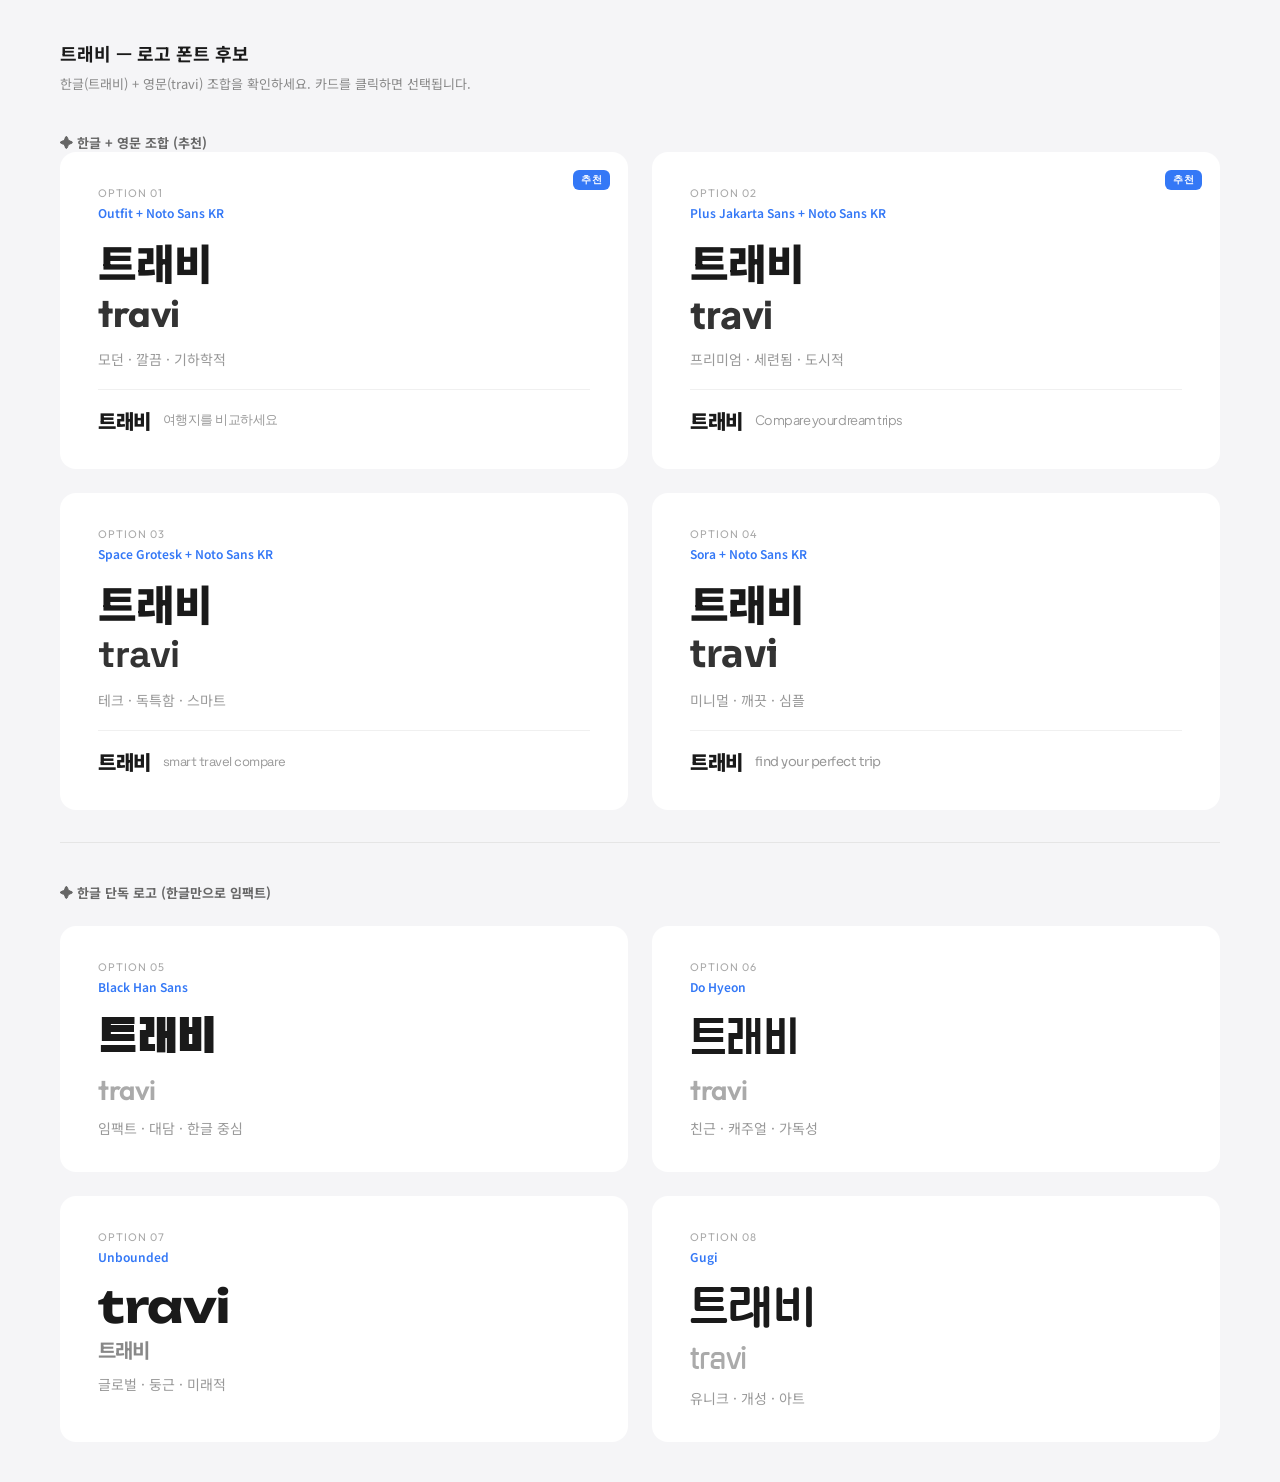
<file: logo-test.html>
<!DOCTYPE html>
<html lang="ko">
<head>
<meta charset="UTF-8">
<title>트래비 로고 폰트 후보</title>
<link rel="preconnect" href="https://fonts.googleapis.com">
<link rel="preconnect" href="https://fonts.gstatic.com" crossorigin>
<link href="https://fonts.googleapis.com/css2?family=Black+Han+Sans&family=Gothic+A1:wght@700;900&family=Jua&family=Noto+Sans+KR:wght@700;900&family=Outfit:wght@600;700;800&family=Plus+Jakarta+Sans:wght@700;800&family=Space+Grotesk:wght@600;700&family=Sora:wght@600;700;800&family=Urbanist:wght@700;800&family=DM+Sans:wght@700;800&family=Unbounded:wght@600;700;800&family=Comfortaa:wght@700&family=Righteous&family=Do+Hyeon&family=Gugi&display=swap" rel="stylesheet">
<style>
* { margin: 0; padding: 0; box-sizing: border-box; }
body {
  background: #f5f5f7;
  font-family: 'Noto Sans KR', sans-serif;
  padding: 40px 60px;
  color: #1a1a1a;
}
h1 { font-size: 18px; font-weight: 700; margin-bottom: 8px; }
.sub { font-size: 13px; color: #888; margin-bottom: 40px; }

.grid {
  display: grid;
  grid-template-columns: 1fr 1fr;
  gap: 24px;
}

.card {
  background: #fff;
  border-radius: 16px;
  padding: 32px 36px;
  display: flex;
  flex-direction: column;
  gap: 4px;
  border: 2px solid transparent;
  transition: all .2s;
  cursor: pointer;
  position: relative;
}
.card:hover { border-color: #3478F6; }
.card .num {
  font-size: 11px;
  color: #aaa;
  font-family: 'Outfit', sans-serif;
  letter-spacing: 1px;
  text-transform: uppercase;
}
.card .font-name {
  font-size: 12px;
  color: #3478F6;
  margin-bottom: 12px;
  font-weight: 600;
}

.card .logo-ko {
  font-size: 42px;
  line-height: 1.2;
  letter-spacing: -1px;
}
.card .logo-en {
  font-size: 38px;
  line-height: 1.2;
  letter-spacing: -0.5px;
  color: #333;
}
.card .logo-combo {
  font-size: 14px;
  color: #999;
  margin-top: 8px;
  font-family: 'Noto Sans KR', sans-serif;
  font-weight: 400;
}

.card .preview-bar {
  margin-top: 16px;
  padding-top: 16px;
  border-top: 1px solid #f0f0f0;
  display: flex;
  align-items: center;
  gap: 12px;
}
.card .preview-bar .nav-sample {
  font-size: 15px;
  letter-spacing: -0.5px;
}

.badge {
  display: inline-block;
  font-size: 10px;
  padding: 3px 8px;
  border-radius: 6px;
  font-weight: 700;
  font-family: 'Outfit', sans-serif;
  letter-spacing: 0.5px;
  position: absolute;
  top: 16px;
  right: 16px;
}
.badge.rec { background: #3478F6; color: #fff; }
.badge.alt { background: #f0f0f0; color: #666; }

.divider {
  grid-column: 1 / -1;
  border: none;
  border-top: 1px solid #e5e5e5;
  margin: 8px 0;
}
.section-label {
  grid-column: 1 / -1;
  font-size: 13px;
  font-weight: 700;
  color: #666;
  margin-top: 8px;
}
</style>
</head>
<body>

<h1>트래비 — 로고 폰트 후보</h1>
<p class="sub">한글(트래비) + 영문(travi) 조합을 확인하세요. 카드를 클릭하면 선택됩니다.</p>

<p class="section-label">✦ 한글 + 영문 조합 (추천)</p>

<div class="grid">

  <!-- Option 1: Outfit + Noto Sans KR -->
  <div class="card">
    <span class="badge rec">추천</span>
    <span class="num">Option 01</span>
    <span class="font-name">Outfit + Noto Sans KR</span>
    <div class="logo-ko" style="font-family:'Noto Sans KR'; font-weight:900;">트래비</div>
    <div class="logo-en" style="font-family:'Outfit'; font-weight:700;">travi</div>
    <span class="logo-combo">모던 · 깔끔 · 기하학적</span>
    <div class="preview-bar">
      <span class="nav-sample" style="font-family:'Noto Sans KR'; font-weight:900; font-size:20px; color:#1a1a1a;">트래비</span>
      <span class="nav-sample" style="font-family:'Outfit'; font-weight:400; font-size:13px; color:#999;">여행지를 비교하세요</span>
    </div>
  </div>

  <!-- Option 2: Plus Jakarta Sans + Noto Sans KR -->
  <div class="card">
    <span class="badge rec">추천</span>
    <span class="num">Option 02</span>
    <span class="font-name">Plus Jakarta Sans + Noto Sans KR</span>
    <div class="logo-ko" style="font-family:'Noto Sans KR'; font-weight:900;">트래비</div>
    <div class="logo-en" style="font-family:'Plus Jakarta Sans'; font-weight:800;">travi</div>
    <span class="logo-combo">프리미엄 · 세련됨 · 도시적</span>
    <div class="preview-bar">
      <span class="nav-sample" style="font-family:'Noto Sans KR'; font-weight:900; font-size:20px; color:#1a1a1a;">트래비</span>
      <span class="nav-sample" style="font-family:'Plus Jakarta Sans'; font-weight:400; font-size:13px; color:#999;">Compare your dream trips</span>
    </div>
  </div>

  <!-- Option 3: Space Grotesk + Noto Sans KR -->
  <div class="card">
    <span class="num">Option 03</span>
    <span class="font-name">Space Grotesk + Noto Sans KR</span>
    <div class="logo-ko" style="font-family:'Noto Sans KR'; font-weight:900;">트래비</div>
    <div class="logo-en" style="font-family:'Space Grotesk'; font-weight:700;">travi</div>
    <span class="logo-combo">테크 · 독특함 · 스마트</span>
    <div class="preview-bar">
      <span class="nav-sample" style="font-family:'Noto Sans KR'; font-weight:900; font-size:20px; color:#1a1a1a;">트래비</span>
      <span class="nav-sample" style="font-family:'Space Grotesk'; font-weight:400; font-size:13px; color:#999;">smart travel compare</span>
    </div>
  </div>

  <!-- Option 4: Sora + Noto Sans KR -->
  <div class="card">
    <span class="num">Option 04</span>
    <span class="font-name">Sora + Noto Sans KR</span>
    <div class="logo-ko" style="font-family:'Noto Sans KR'; font-weight:900;">트래비</div>
    <div class="logo-en" style="font-family:'Sora'; font-weight:700;">travi</div>
    <span class="logo-combo">미니멀 · 깨끗 · 심플</span>
    <div class="preview-bar">
      <span class="nav-sample" style="font-family:'Noto Sans KR'; font-weight:900; font-size:20px; color:#1a1a1a;">트래비</span>
      <span class="nav-sample" style="font-family:'Sora'; font-weight:400; font-size:13px; color:#999;">find your perfect trip</span>
    </div>
  </div>

  <hr class="divider">
  <p class="section-label">✦ 한글 단독 로고 (한글만으로 임팩트)</p>

  <!-- Option 5: Black Han Sans -->
  <div class="card">
    <span class="num">Option 05</span>
    <span class="font-name">Black Han Sans</span>
    <div class="logo-ko" style="font-family:'Black Han Sans'; font-size:48px;">트래비</div>
    <div class="logo-en" style="font-family:'Outfit'; font-weight:600; font-size:28px; color:#aaa;">travi</div>
    <span class="logo-combo">임팩트 · 대담 · 한글 중심</span>
  </div>

  <!-- Option 6: Do Hyeon -->
  <div class="card">
    <span class="num">Option 06</span>
    <span class="font-name">Do Hyeon</span>
    <div class="logo-ko" style="font-family:'Do Hyeon'; font-size:48px;">트래비</div>
    <div class="logo-en" style="font-family:'Outfit'; font-weight:600; font-size:28px; color:#aaa;">travi</div>
    <span class="logo-combo">친근 · 캐주얼 · 가독성</span>
  </div>

  <!-- Option 7: Unbounded (영문 중심) -->
  <div class="card">
    <span class="num">Option 07</span>
    <span class="font-name">Unbounded</span>
    <div class="logo-en" style="font-family:'Unbounded'; font-weight:700; font-size:44px; color:#1a1a1a;">travi</div>
    <div class="logo-ko" style="font-family:'Noto Sans KR'; font-weight:700; font-size:20px; color:#888;">트래비</div>
    <span class="logo-combo">글로벌 · 둥근 · 미래적</span>
  </div>

  <!-- Option 8: Gugi -->
  <div class="card">
    <span class="num">Option 08</span>
    <span class="font-name">Gugi</span>
    <div class="logo-ko" style="font-family:'Gugi'; font-size:48px;">트래비</div>
    <div class="logo-en" style="font-family:'Gugi'; font-size:28px; color:#aaa;">travi</div>
    <span class="logo-combo">유니크 · 개성 · 아트</span>
  </div>

</div>

</body>
</html>
</file>
